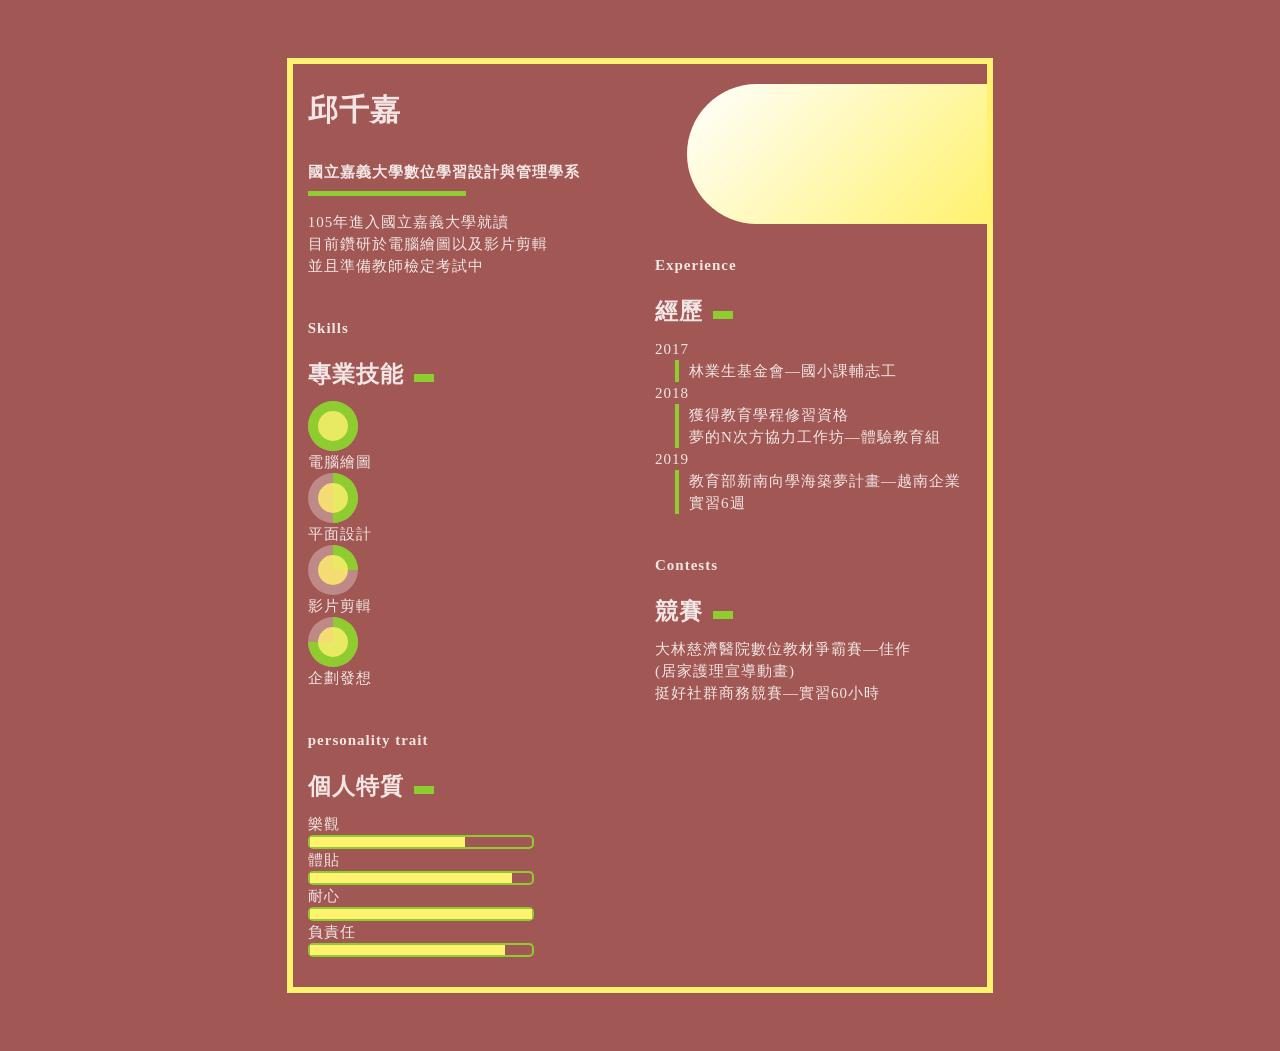
<file: index.html>
<!DOCTYPE html>
<html lang="en" >
<head>
  <meta charset="UTF-8">
  <title>個人網頁</title>
  <link rel="stylesheet" href="./style.css">

</head>
<body>
<!-- partial:index.partial.html -->
<html>
  <head>
    <title>個人簡歷</title>
  </head>
  <body>
      <div class="resume">
        <div class="left">
          <h1>邱千嘉</h1>
          <h4>國立嘉義大學數位學習設計與管理學系</h4>
          <hr>
          <p>105年進入國立嘉義大學就讀
          <br>目前鑽研於電腦繪圖以及影片剪輯
          <br>並且準備教師檢定考試中</p>
          <div class="btn">

          </div>
            <div class="block">
              <h4>Skills</h4>
              <h2>專業技能</h2>
              <ul class="listSkills">
                <li>
                  <div class="circle">
                    <div class="p90"></div>
                    <div class="p180"></div>
                    <div class="p270"></div>
                    <div class="p360"></div>
                    
                  </div>
                  電腦繪圖
                </li>
                <li>
                  <div class="circle">
                    <div class="p90"></div>
                    <div class="p180"></div>

                  </div>
                  平面設計
                </li>
                <li>
                  <div class="circle">
                    <div class="p90"></div>
                   
                  </div>
                  影片剪輯
                </li>
                <li>
                   <div class="circle">
                    <div class="p90"></div>
                    <div class="p180"></div>
                    <div class="p270"></div>
                   
                    
                  </div>
                  企劃發想
                </li>
                
              </ul>
            </div>
          <block>
            <h4> personality trait</h4>
            <h2>個人特質</h2>
            <ul class="listLicense">
              <li>樂觀
                  <div class="bar">
                    <div class="value p70"></div>
                  </div>
              </li>
              <li>體貼<div class="bar">
                    <div class="value p91"></div>
                  </div>
              </li>
              <li>耐心
              <div class="bar">
                    <div class="value p100"></div>
                  </div>                
              </li>              
              <li>負責任
                <div class="bar">
                    <div class="value p80"></div>
                  </div>
              </li>
            </ul>
          </block>
        </div>
        <div class="right">
          
                <div class="decoration"></div>
          
          <div class="block">
            <h4>Experience</h4>
            <h2>經歷</h2>
            <ul>
              <li class="year">2017
                <ul>
                  <li>林業生基金會—國小課輔志工</li>
                  <li></li>
                </ul>
              </li>
              <li class="year">2018
                <ul>
                  
                  <li>獲得教育學程修習資格</li>
                  <li>夢的N次方協力工作坊—體驗教育組</li>
                </ul>
              </li>
              <li class="year">2019
                <ul>
                  <li>教育部新南向學海築夢計畫—越南企業實習6週</li>               
                </ul>
              </li>
            </ul>
          </div>
           <div class="block">
            <h4>Contests</h4>
            <h2>競賽</h2>
            <ul>
              <li>大林慈濟醫院數位教材爭霸賽—佳作
                <br>(居家護理宣導動畫) </li>
              <li>
                挺好社群商務競賽—實習60小時
              </li>
              
            </ul>
          </div>
        </div>
      </div>
  </body>
</html>
<!-- partial -->
  
</body>
</html>
</file>
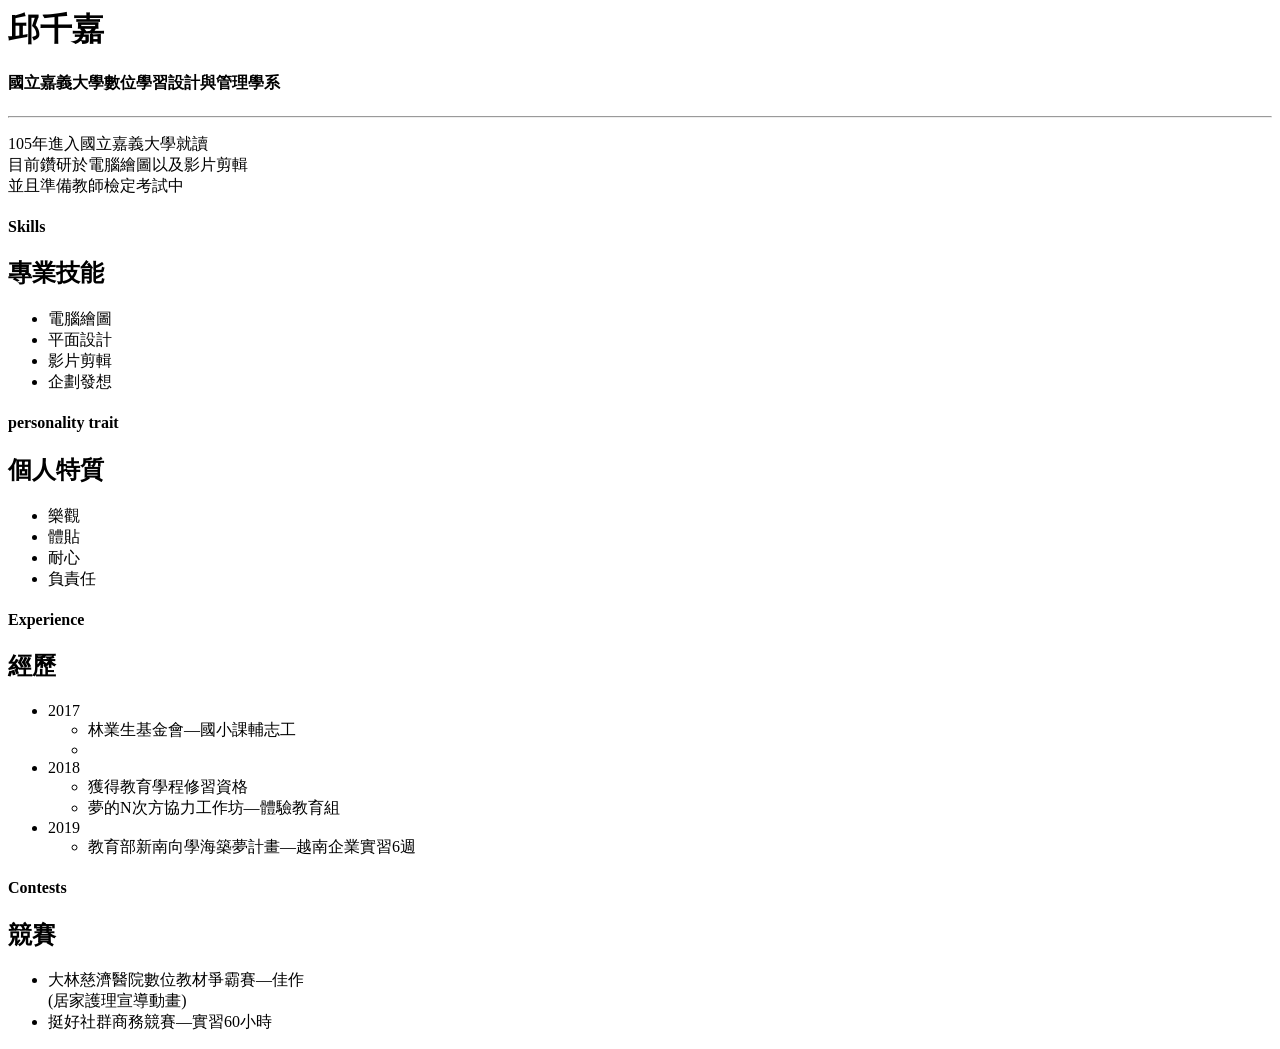
<file: src/index.html>
<html>
  <head>
    <title>個人簡歷</title>
  </head>
  <body>
      <div class="resume">
        <div class="left">
          <h1>邱千嘉</h1>
          <h4>國立嘉義大學數位學習設計與管理學系</h4>
          <hr>
          <p>105年進入國立嘉義大學就讀
          <br>目前鑽研於電腦繪圖以及影片剪輯
          <br>並且準備教師檢定考試中</p>
          <div class="btn">

          </div>
            <div class="block">
              <h4>Skills</h4>
              <h2>專業技能</h2>
              <ul class="listSkills">
                <li>
                  <div class="circle">
                    <div class="p90"></div>
                    <div class="p180"></div>
                    <div class="p270"></div>
                    <div class="p360"></div>
                    
                  </div>
                  電腦繪圖
                </li>
                <li>
                  <div class="circle">
                    <div class="p90"></div>
                    <div class="p180"></div>

                  </div>
                  平面設計
                </li>
                <li>
                  <div class="circle">
                    <div class="p90"></div>
                   
                  </div>
                  影片剪輯
                </li>
                <li>
                   <div class="circle">
                    <div class="p90"></div>
                    <div class="p180"></div>
                    <div class="p270"></div>
                   
                    
                  </div>
                  企劃發想
                </li>
                
              </ul>
            </div>
          <block>
            <h4> personality trait</h4>
            <h2>個人特質</h2>
            <ul class="listLicense">
              <li>樂觀
                  <div class="bar">
                    <div class="value p70"></div>
                  </div>
              </li>
              <li>體貼<div class="bar">
                    <div class="value p91"></div>
                  </div>
              </li>
              <li>耐心
              <div class="bar">
                    <div class="value p100"></div>
                  </div>                
              </li>              
              <li>負責任
                <div class="bar">
                    <div class="value p80"></div>
                  </div>
              </li>
            </ul>
          </block>
        </div>
        <div class="right">
          
                <div class="decoration"></div>
          
          <div class="block">
            <h4>Experience</h4>
            <h2>經歷</h2>
            <ul>
              <li class="year">2017
                <ul>
                  <li>林業生基金會—國小課輔志工</li>
                  <li></li>
                </ul>
              </li>
              <li class="year">2018
                <ul>
                  
                  <li>獲得教育學程修習資格</li>
                  <li>夢的N次方協力工作坊—體驗教育組</li>
                </ul>
              </li>
              <li class="year">2019
                <ul>
                  <li>教育部新南向學海築夢計畫—越南企業實習6週</li>               
                </ul>
              </li>
            </ul>
          </div>
           <div class="block">
            <h4>Contests</h4>
            <h2>競賽</h2>
            <ul>
              <li>大林慈濟醫院數位教材爭霸賽—佳作
                <br>(居家護理宣導動畫) </li>
              <li>
                挺好社群商務競賽—實習60小時
              </li>
              
            </ul>
          </div>
        </div>
      </div>
  </body>
</html>
</file>
<file: style.css>
*{
  /*border: solid 1px black;*/
  font-family:微軟正黑體;
}
body{
  padding:50px;
  display:flex;
  justify-content:center;
  background-color:rgba(138, 45, 40,0.8);
  color: rgba(255,255,255,0.85);
  font-size:15px;
  line-height:22px;
  letter-spacing:1px;
}
.resume{
  display:flex;
  max-width: 950px;
  border: solid 6px rgb(255, 242, 110);
  position: relative;
}

.left, .right{
  padding: 15px;
}

.left{
  flex: 5;
}
.right{
  flex: 5;
  padding-top: 150px;
}

ul{
  padding:0px;
  list-style:none;
}
a{
  color:rgba(255,255,255,0.85);
}

h2{
  margin: 0px;
  margin-top: 25px;  
}
h2::after{
  content:"";
  display: inline-block;
  width: 20px;
  height: 8px;
  background-color: #8ECC2F;
  margin-left: 10px;
}

h4{
  margin: 0px;
  margin-top: 40px;  
}
p{
  text-align: justify;
}
.year li{
  margin-left: 20px;
  border-left: solid 4px #8ECC2F;
  padding-left: 10px;
}
hr{
  background-color: #8ECC2F;
  border: 0px;
  height:5px;
  width: 50%;
  display: relative;
  margin-left: 0px;
}
.decoration{
  width: 300px;
  height: 140px;
  background: linear-gradient(135deg,#FFF,rgb(255, 242, 110));/*漸層色塊*/
  border-radius: 70px 0px 0px 70px;
  position: absolute;
  right: 0px;
  top: 20px;
}
.circle{
  width: 50px;
  height: 50px;
  background-color: rgba(255, 255, 255, 0.3);
  border-radius: 50%;
  position: relative;
  overflow: hidden;
}
.circle::after{
  content:"";
  display: block;
  background-color: rgba(255, 242, 110,0.8);
  width: calc(100% - 20px);
  height: calc(100% - 20px);
  border-radius: 50%;
  position: relative;
  left: 50%;
  top: 50%;
  transform: translate(-50%, -50%);
}

.p90, .p180, .p270, .p360{
  width: 50%;
  height: 50%;
  position: absolute;
  left: 50%;
  top: 0;
  background-color: #8ECC2F;
  
}
.p180{
  left: 50%;
  top: 50%;
}
.p270{
  left: 0;
  top: 50%;
}
.p360{
  left: 0;
  top: 0;
}
.listLicense .bar{
  width: 70%;
  height: 10px;
  border: solid 2px #8ECC2F;
  border-radius: 5px;
}
.value{
  height: 100%;
  width: 60%;
  background-color: rgb(255, 242, 110);
  
}
.value.p70{
  width: 70%;
}
.value.p80{
  width: 88%;
}
.value.p91{
  width: 91%;
}
.value.p100{
  width: 100%;
}
</file>
